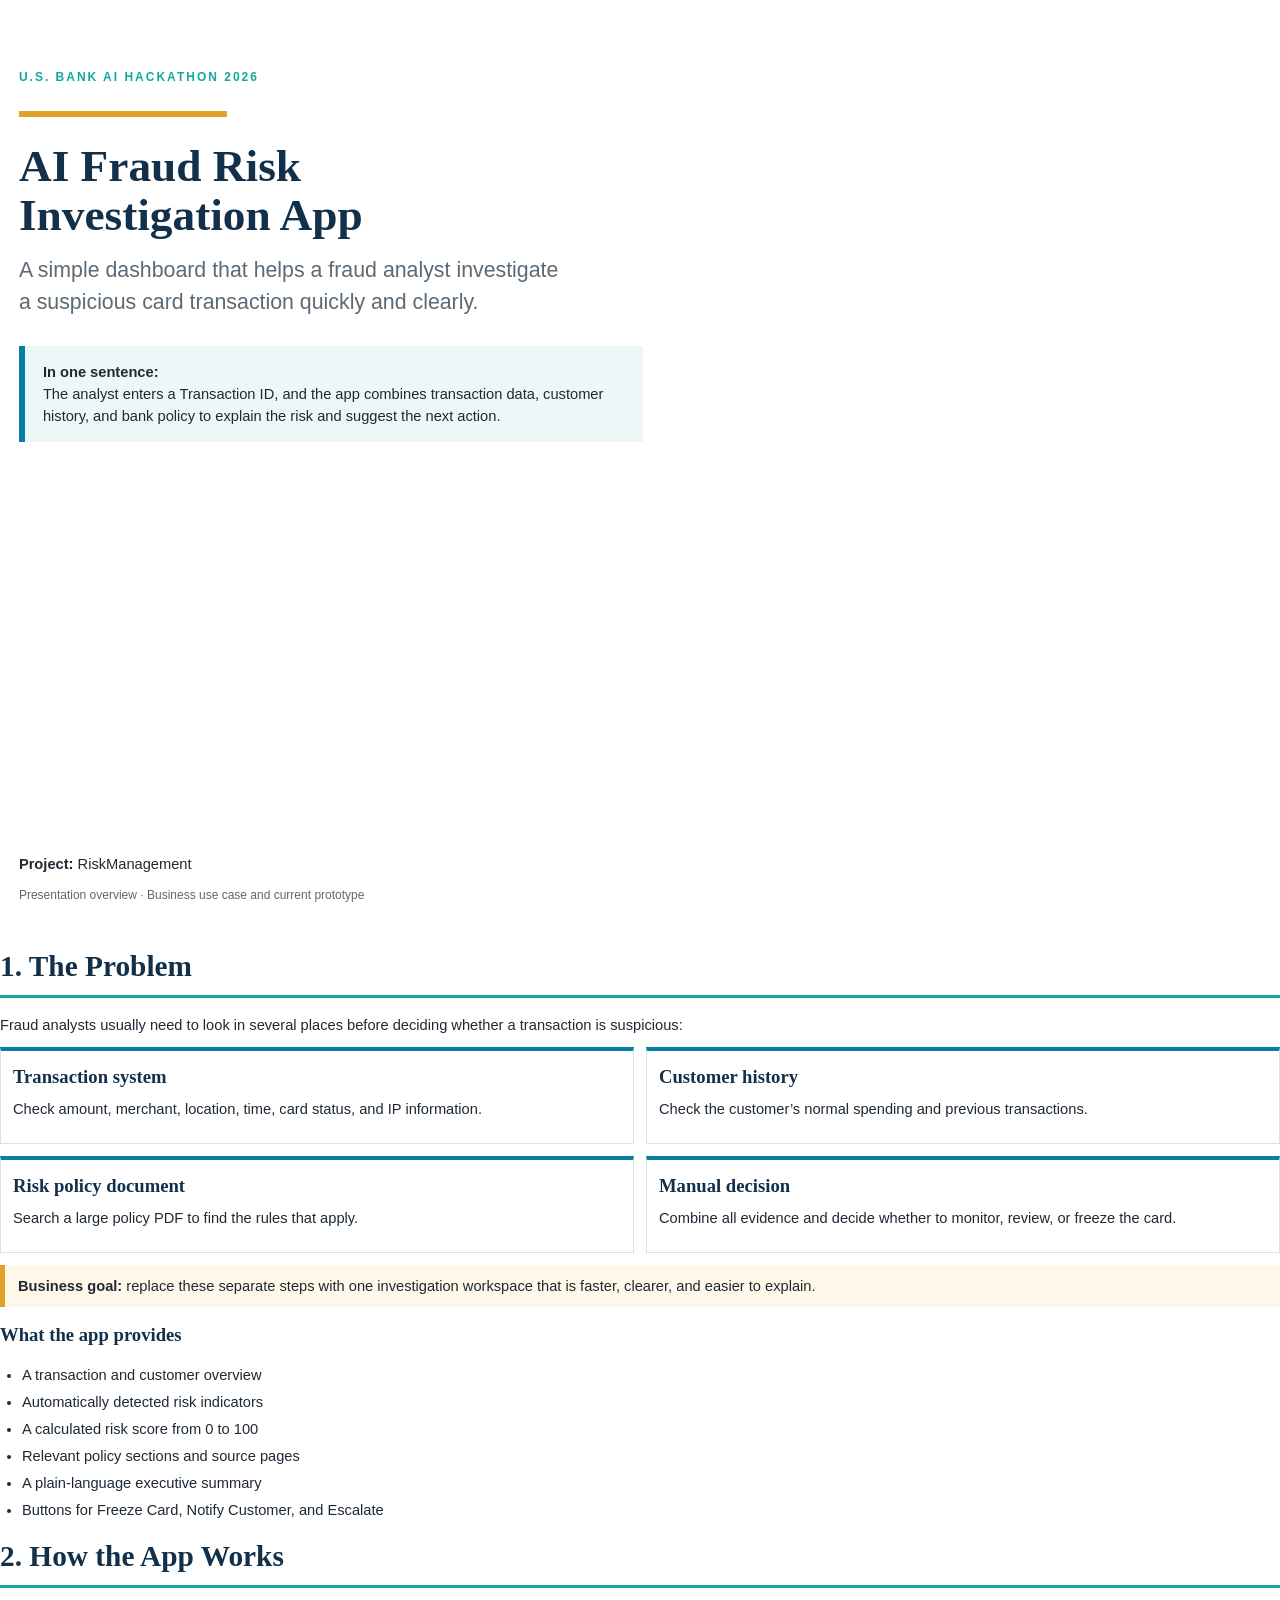
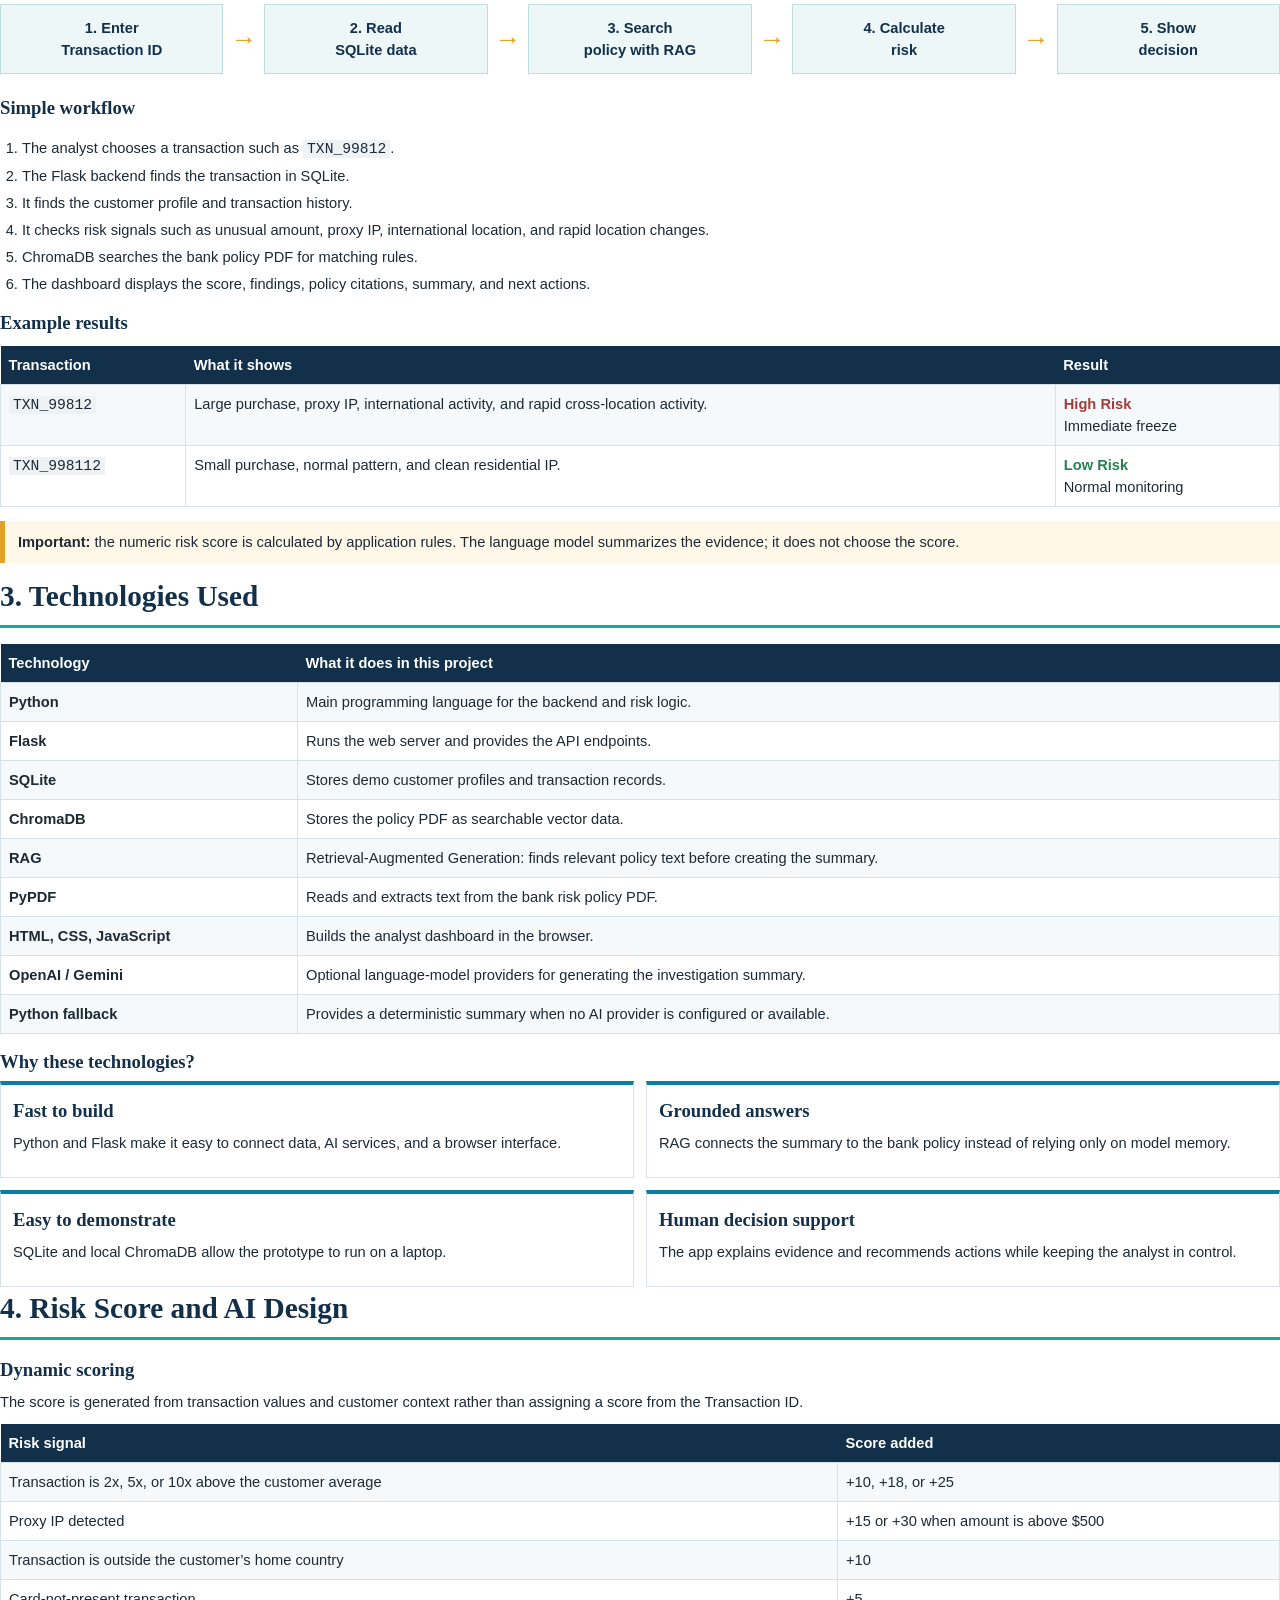
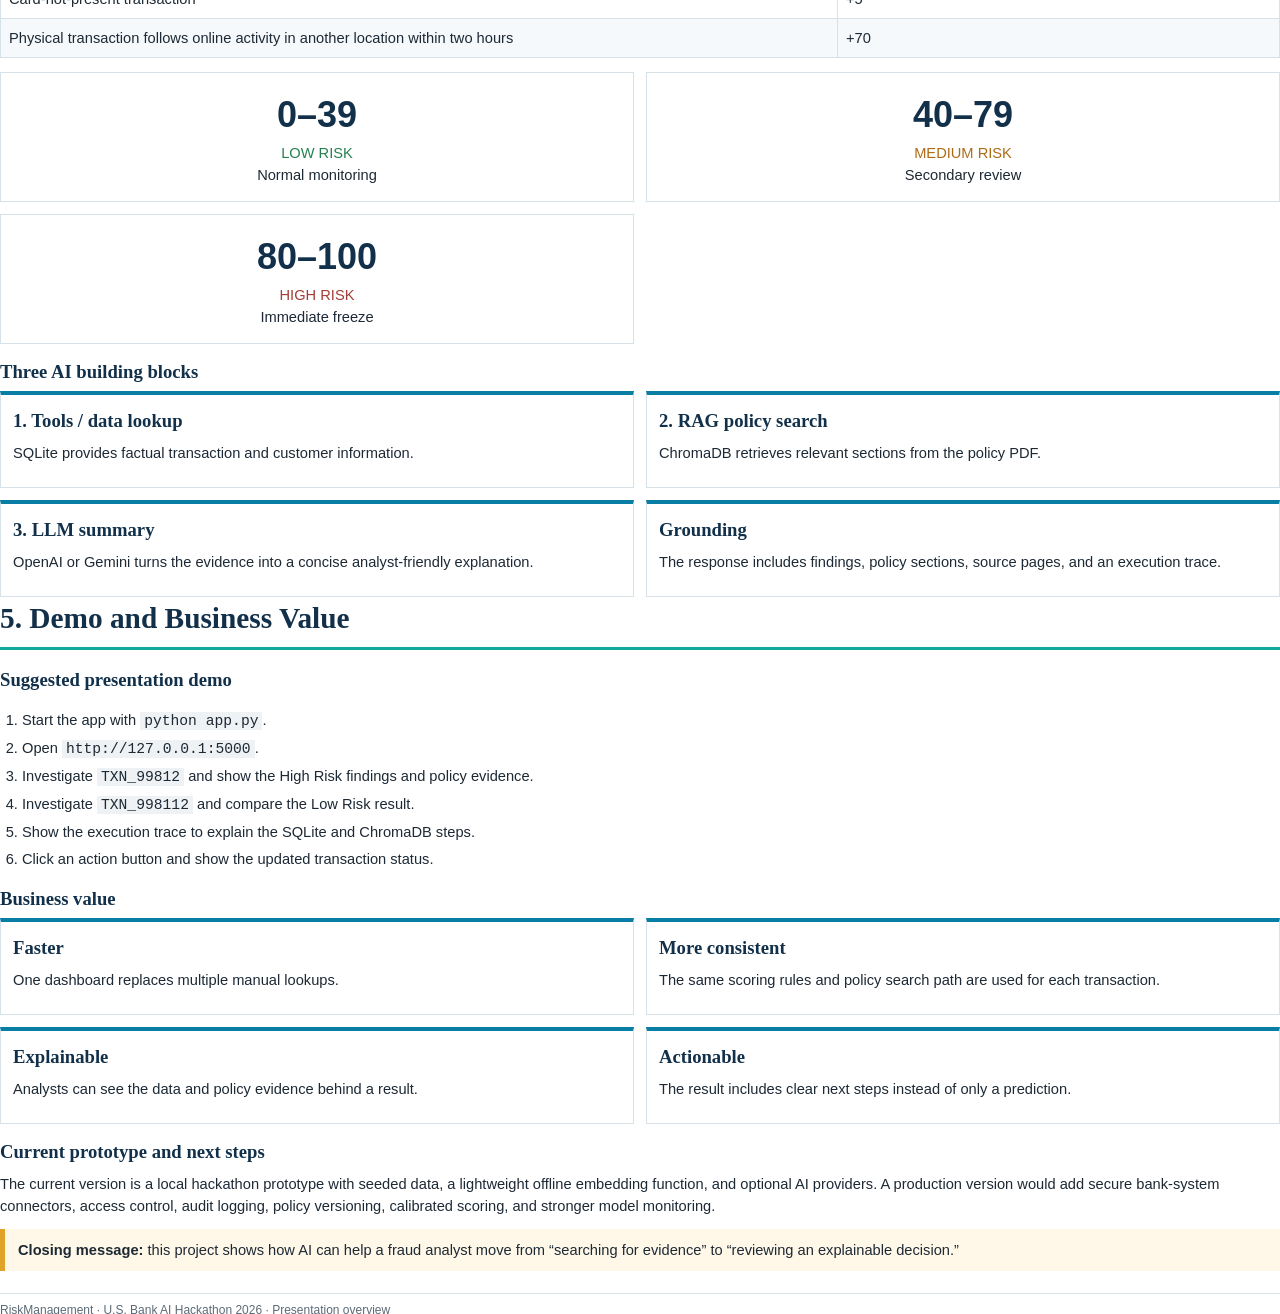
<file: RiskManagement_Project_Presentation.html>
<!doctype html>
<html lang="en">
<head>
<meta charset="utf-8">
<title>Risk Management AI Project</title>
<style>
@page { size: A4; margin: 17mm; }
:root { --navy:#12304a; --blue:#087ea4; --teal:#13a89e; --gold:#e0a229; --pale:#edf7f8; --ink:#1d2935; --muted:#5c6a75; --line:#d7e2e8; }
* { box-sizing:border-box; } body { margin:0; color:var(--ink); font-family:"Segoe UI",Arial,sans-serif; font-size:11pt; line-height:1.5; }
h1,h2,h3 { font-family:Georgia,"Times New Roman",serif; color:var(--navy); }
h1 { font-size:34pt; line-height:1.08; margin:0 0 15px; } h2 { font-size:22pt; border-bottom:3px solid var(--teal); padding-bottom:6px; margin:0 0 16px; } h3 { font-size:14pt; margin:14px 0 5px; }
p { margin:7px 0 11px; } .page { page-break-before:always; }
.cover { min-height:250mm; display:flex; flex-direction:column; justify-content:space-between; padding:18mm 5mm 8mm; }
.kicker { color:var(--teal); font-weight:700; text-transform:uppercase; letter-spacing:2px; font-size:9pt; }
.line { width:55mm; height:6px; background:var(--gold); margin:25px 0; } .lead { font-size:16pt; color:var(--muted); max-width:145mm; }
.hero { background:var(--pale); border-left:6px solid var(--blue); padding:15px 18px; margin-top:27px; max-width:165mm; }
.small { color:var(--muted); font-size:9pt; } .grid { display:grid; grid-template-columns:1fr 1fr; gap:12px; }
.card { border:1px solid var(--line); border-top:4px solid var(--blue); padding:12px; } .card h3 { margin-top:0; }
.flow { display:flex; align-items:stretch; gap:7px; margin:15px 0 20px; } .flow div { flex:1; background:var(--pale); border:1px solid #bddde1; padding:12px 7px; text-align:center; font-weight:700; color:var(--navy); } .arrow { align-self:center; color:var(--gold); font-size:20pt; }
table { width:100%; border-collapse:collapse; margin:9px 0 14px; } th { background:var(--navy); color:#fff; text-align:left; padding:8px; } td { border:1px solid var(--line); padding:8px; vertical-align:top; } tr:nth-child(even) td { background:#f5f9fb; }
.score { text-align:center; padding:15px; border:1px solid var(--line); } .score strong { display:block; font-size:27pt; color:var(--navy); } .high { color:#a33d38; } .low { color:#278051; }
code { background:#eef2f4; padding:1px 4px; font-family:Consolas,monospace; } .note { background:#fff8e8; border-left:5px solid var(--gold); padding:10px 13px; margin:12px 0; }
ul,ol { padding-left:22px; } li { margin:5px 0; } .footer { border-top:1px solid var(--line); padding-top:7px; color:var(--muted); font-size:9pt; margin-top:22px; }
</style>
</head>
<body>
<section class="cover">
<div><div class="kicker">U.S. Bank AI Hackathon 2026</div><div class="line"></div><h1>AI Fraud Risk<br>Investigation App</h1><p class="lead">A simple dashboard that helps a fraud analyst investigate a suspicious card transaction quickly and clearly.</p><div class="hero"><strong>In one sentence:</strong><br>The analyst enters a Transaction ID, and the app combines transaction data, customer history, and bank policy to explain the risk and suggest the next action.</div></div>
<div><p><strong>Project:</strong> RiskManagement</p><p class="small">Presentation overview · Business use case and current prototype</p></div>
</section>

<section class="page"><h2>1. The Problem</h2><p>Fraud analysts usually need to look in several places before deciding whether a transaction is suspicious:</p><div class="grid"><div class="card"><h3>Transaction system</h3><p>Check amount, merchant, location, time, card status, and IP information.</p></div><div class="card"><h3>Customer history</h3><p>Check the customer’s normal spending and previous transactions.</p></div><div class="card"><h3>Risk policy document</h3><p>Search a large policy PDF to find the rules that apply.</p></div><div class="card"><h3>Manual decision</h3><p>Combine all evidence and decide whether to monitor, review, or freeze the card.</p></div></div><div class="note"><strong>Business goal:</strong> replace these separate steps with one investigation workspace that is faster, clearer, and easier to explain.</div><h3>What the app provides</h3><ul><li>A transaction and customer overview</li><li>Automatically detected risk indicators</li><li>A calculated risk score from 0 to 100</li><li>Relevant policy sections and source pages</li><li>A plain-language executive summary</li><li>Buttons for Freeze Card, Notify Customer, and Escalate</li></ul></section>

<section class="page"><h2>2. How the App Works</h2><div class="flow"><div>1. Enter<br>Transaction ID</div><span class="arrow">→</span><div>2. Read<br>SQLite data</div><span class="arrow">→</span><div>3. Search<br>policy with RAG</div><span class="arrow">→</span><div>4. Calculate<br>risk</div><span class="arrow">→</span><div>5. Show<br>decision</div></div><h3>Simple workflow</h3><ol><li>The analyst chooses a transaction such as <code>TXN_99812</code>.</li><li>The Flask backend finds the transaction in SQLite.</li><li>It finds the customer profile and transaction history.</li><li>It checks risk signals such as unusual amount, proxy IP, international location, and rapid location changes.</li><li>ChromaDB searches the bank policy PDF for matching rules.</li><li>The dashboard displays the score, findings, policy citations, summary, and next actions.</li></ol><h3>Example results</h3><table><tr><th>Transaction</th><th>What it shows</th><th>Result</th></tr><tr><td><code>TXN_99812</code></td><td>Large purchase, proxy IP, international activity, and rapid cross-location activity.</td><td><strong class="high">High Risk</strong><br>Immediate freeze</td></tr><tr><td><code>TXN_998112</code></td><td>Small purchase, normal pattern, and clean residential IP.</td><td><strong class="low">Low Risk</strong><br>Normal monitoring</td></tr></table><div class="note"><strong>Important:</strong> the numeric risk score is calculated by application rules. The language model summarizes the evidence; it does not choose the score.</div></section>

<section class="page"><h2>3. Technologies Used</h2><table><tr><th>Technology</th><th>What it does in this project</th></tr><tr><td><strong>Python</strong></td><td>Main programming language for the backend and risk logic.</td></tr><tr><td><strong>Flask</strong></td><td>Runs the web server and provides the API endpoints.</td></tr><tr><td><strong>SQLite</strong></td><td>Stores demo customer profiles and transaction records.</td></tr><tr><td><strong>ChromaDB</strong></td><td>Stores the policy PDF as searchable vector data.</td></tr><tr><td><strong>RAG</strong></td><td>Retrieval-Augmented Generation: finds relevant policy text before creating the summary.</td></tr><tr><td><strong>PyPDF</strong></td><td>Reads and extracts text from the bank risk policy PDF.</td></tr><tr><td><strong>HTML, CSS, JavaScript</strong></td><td>Builds the analyst dashboard in the browser.</td></tr><tr><td><strong>OpenAI / Gemini</strong></td><td>Optional language-model providers for generating the investigation summary.</td></tr><tr><td><strong>Python fallback</strong></td><td>Provides a deterministic summary when no AI provider is configured or available.</td></tr></table><h3>Why these technologies?</h3><div class="grid"><div class="card"><h3>Fast to build</h3><p>Python and Flask make it easy to connect data, AI services, and a browser interface.</p></div><div class="card"><h3>Grounded answers</h3><p>RAG connects the summary to the bank policy instead of relying only on model memory.</p></div><div class="card"><h3>Easy to demonstrate</h3><p>SQLite and local ChromaDB allow the prototype to run on a laptop.</p></div><div class="card"><h3>Human decision support</h3><p>The app explains evidence and recommends actions while keeping the analyst in control.</p></div></div></section>

<section class="page"><h2>4. Risk Score and AI Design</h2><h3>Dynamic scoring</h3><p>The score is generated from transaction values and customer context rather than assigning a score from the Transaction ID.</p><table><tr><th>Risk signal</th><th>Score added</th></tr><tr><td>Transaction is 2x, 5x, or 10x above the customer average</td><td>+10, +18, or +25</td></tr><tr><td>Proxy IP detected</td><td>+15 or +30 when amount is above $500</td></tr><tr><td>Transaction is outside the customer’s home country</td><td>+10</td></tr><tr><td>Card-not-present transaction</td><td>+5</td></tr><tr><td>Physical transaction follows online activity in another location within two hours</td><td>+70</td></tr></table><div class="grid"><div class="score"><strong>0–39</strong><span class="low">LOW RISK</span><br>Normal monitoring</div><div class="score"><strong>40–79</strong><span style="color:#ad6b15">MEDIUM RISK</span><br>Secondary review</div><div class="score"><strong>80–100</strong><span class="high">HIGH RISK</span><br>Immediate freeze</div></div><h3>Three AI building blocks</h3><div class="grid"><div class="card"><h3>1. Tools / data lookup</h3><p>SQLite provides factual transaction and customer information.</p></div><div class="card"><h3>2. RAG policy search</h3><p>ChromaDB retrieves relevant sections from the policy PDF.</p></div><div class="card"><h3>3. LLM summary</h3><p>OpenAI or Gemini turns the evidence into a concise analyst-friendly explanation.</p></div><div class="card"><h3>Grounding</h3><p>The response includes findings, policy sections, source pages, and an execution trace.</p></div></div></section>

<section class="page"><h2>5. Demo and Business Value</h2><h3>Suggested presentation demo</h3><ol><li>Start the app with <code>python app.py</code>.</li><li>Open <code>http://127.0.0.1:5000</code>.</li><li>Investigate <code>TXN_99812</code> and show the High Risk findings and policy evidence.</li><li>Investigate <code>TXN_998112</code> and compare the Low Risk result.</li><li>Show the execution trace to explain the SQLite and ChromaDB steps.</li><li>Click an action button and show the updated transaction status.</li></ol><h3>Business value</h3><div class="grid"><div class="card"><h3>Faster</h3><p>One dashboard replaces multiple manual lookups.</p></div><div class="card"><h3>More consistent</h3><p>The same scoring rules and policy search path are used for each transaction.</p></div><div class="card"><h3>Explainable</h3><p>Analysts can see the data and policy evidence behind a result.</p></div><div class="card"><h3>Actionable</h3><p>The result includes clear next steps instead of only a prediction.</p></div></div><h3>Current prototype and next steps</h3><p>The current version is a local hackathon prototype with seeded data, a lightweight offline embedding function, and optional AI providers. A production version would add secure bank-system connectors, access control, audit logging, policy versioning, calibrated scoring, and stronger model monitoring.</p><div class="note"><strong>Closing message:</strong> this project shows how AI can help a fraud analyst move from “searching for evidence” to “reviewing an explainable decision.”</div><div class="footer">RiskManagement · U.S. Bank AI Hackathon 2026 · Presentation overview</div></section>
</body>
</html>
</file>
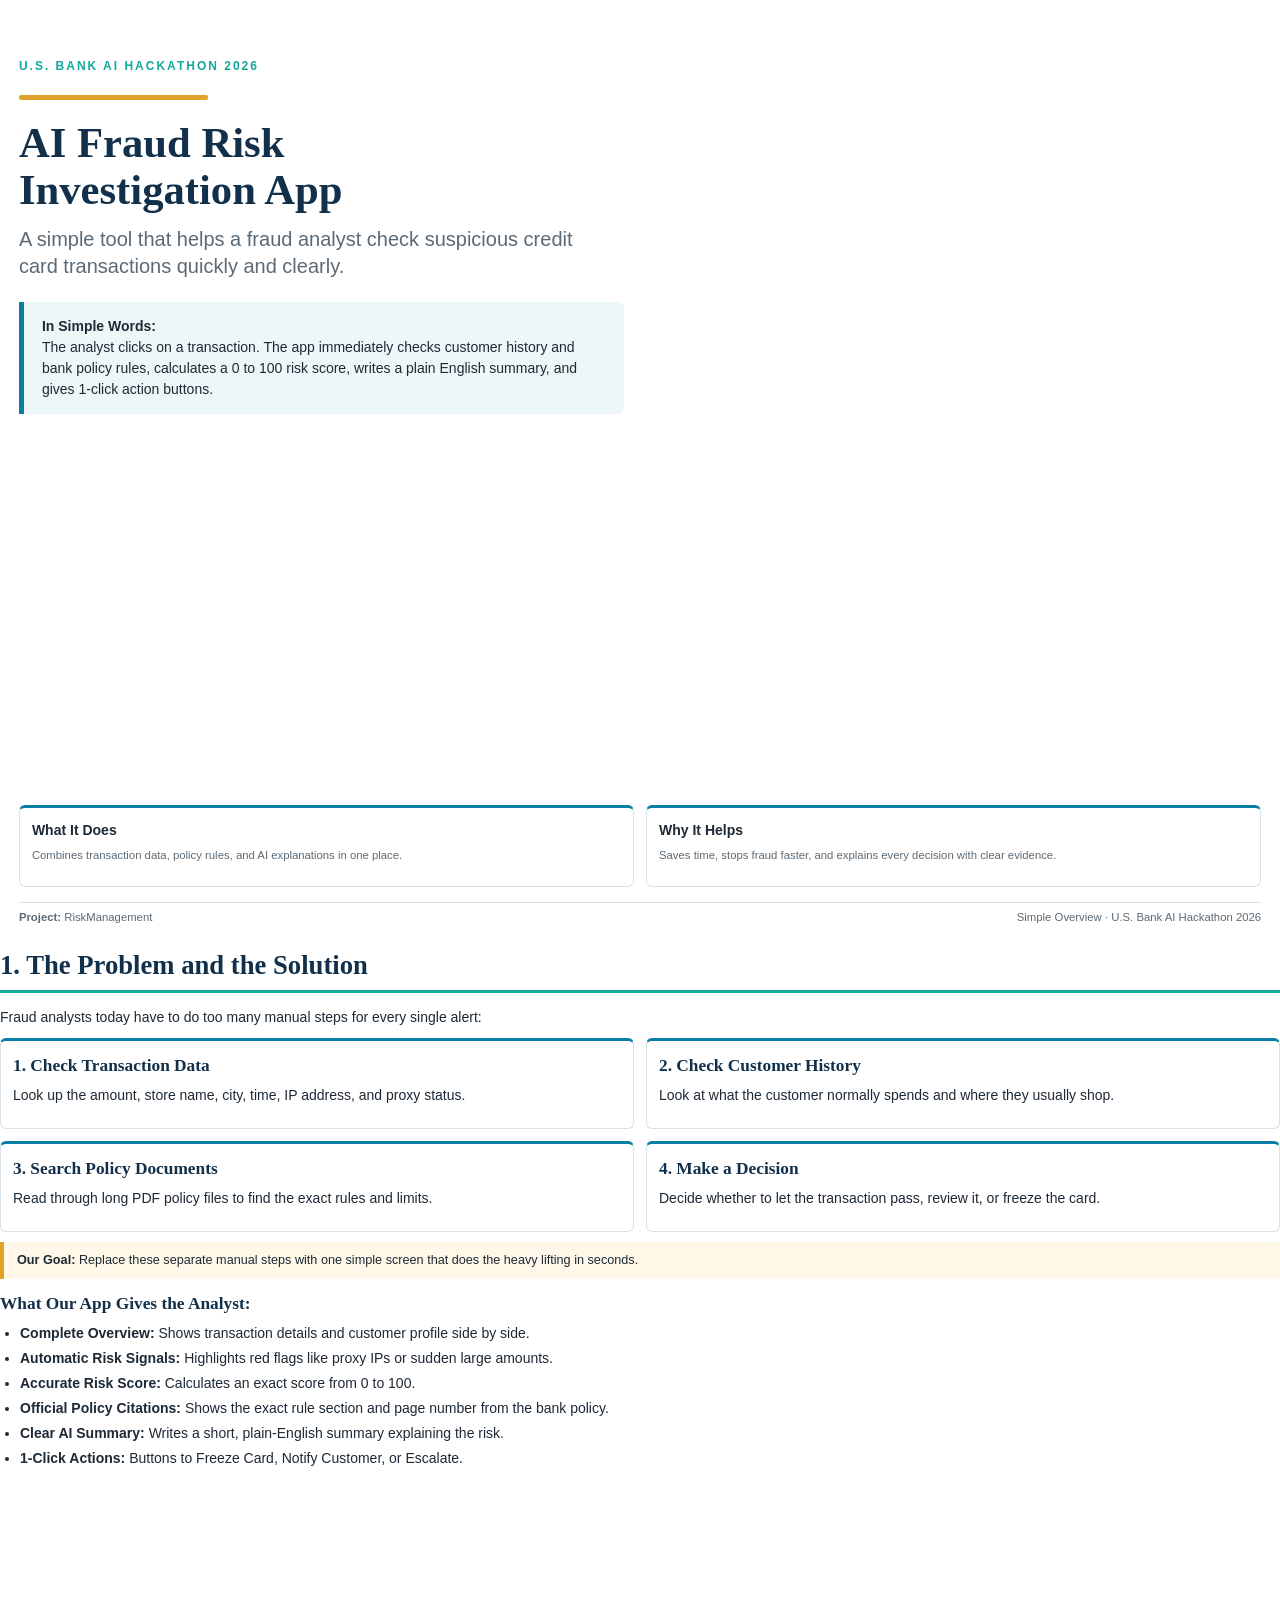
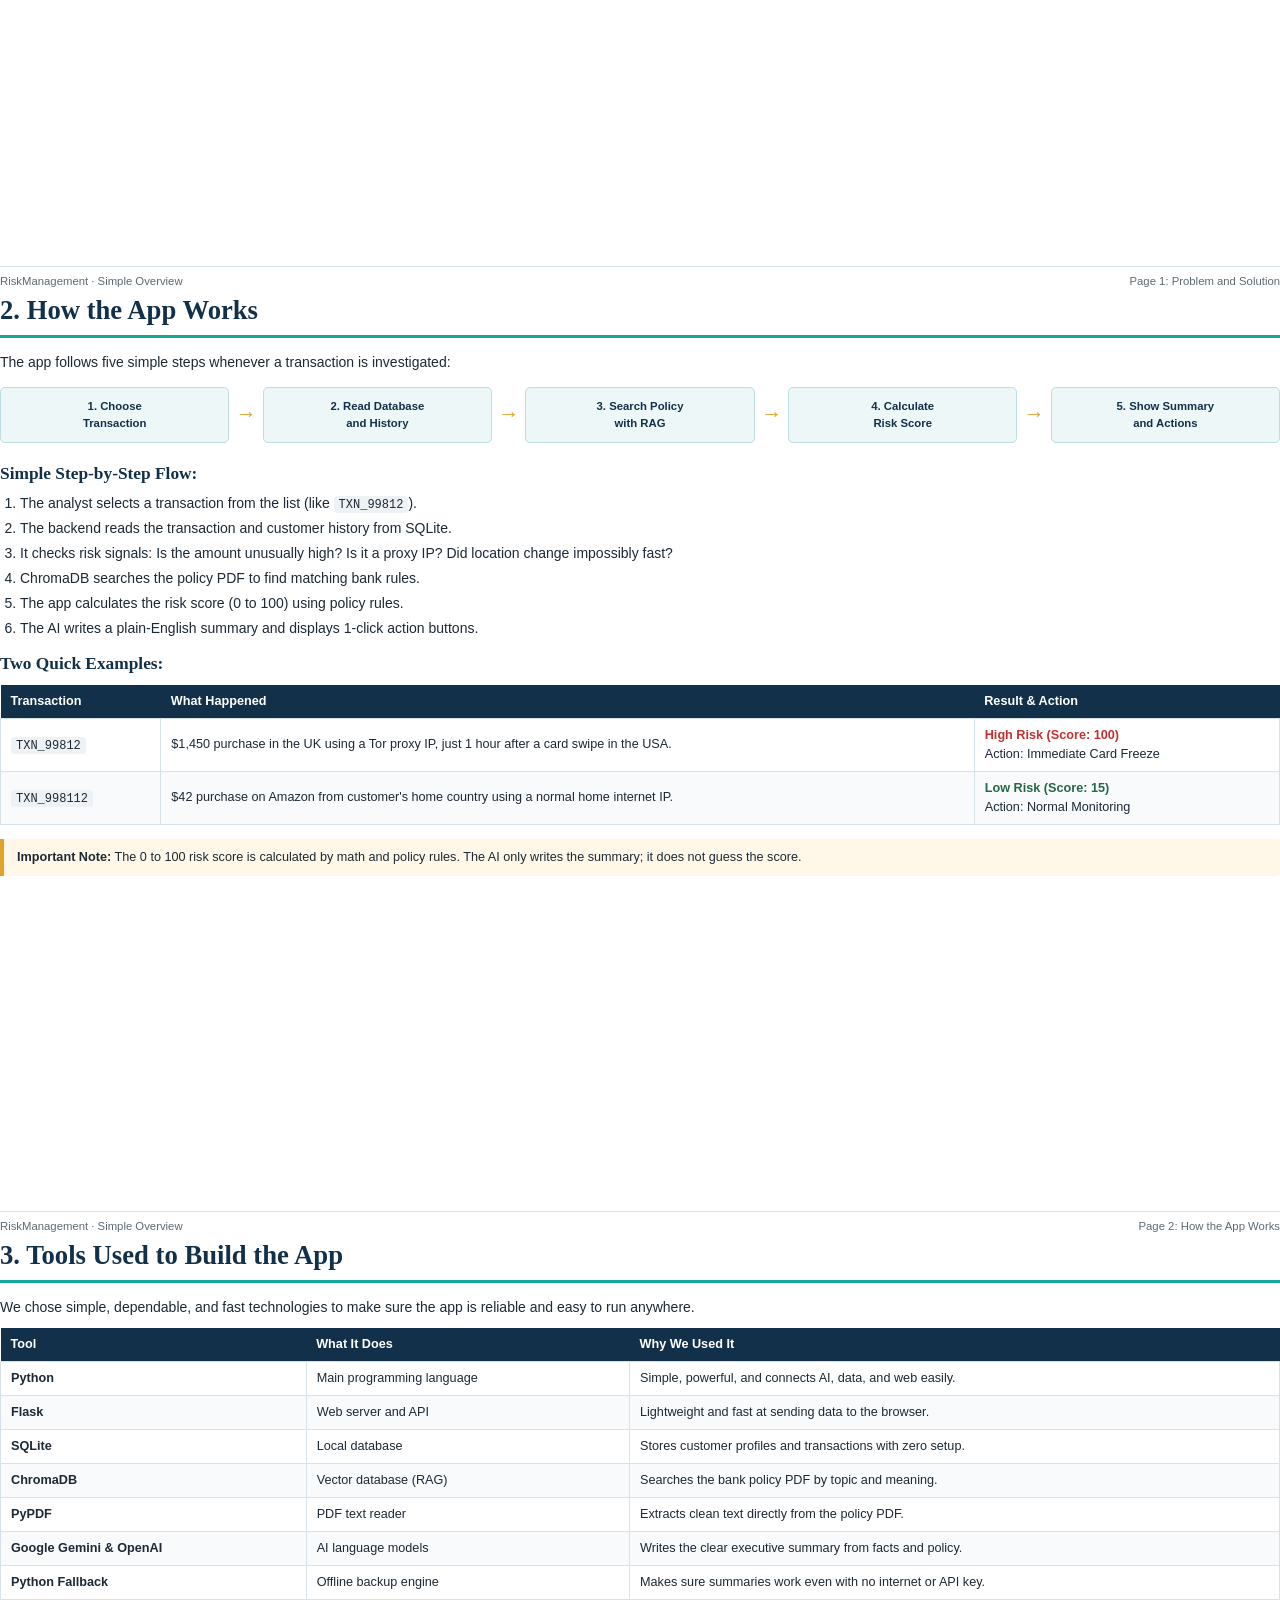
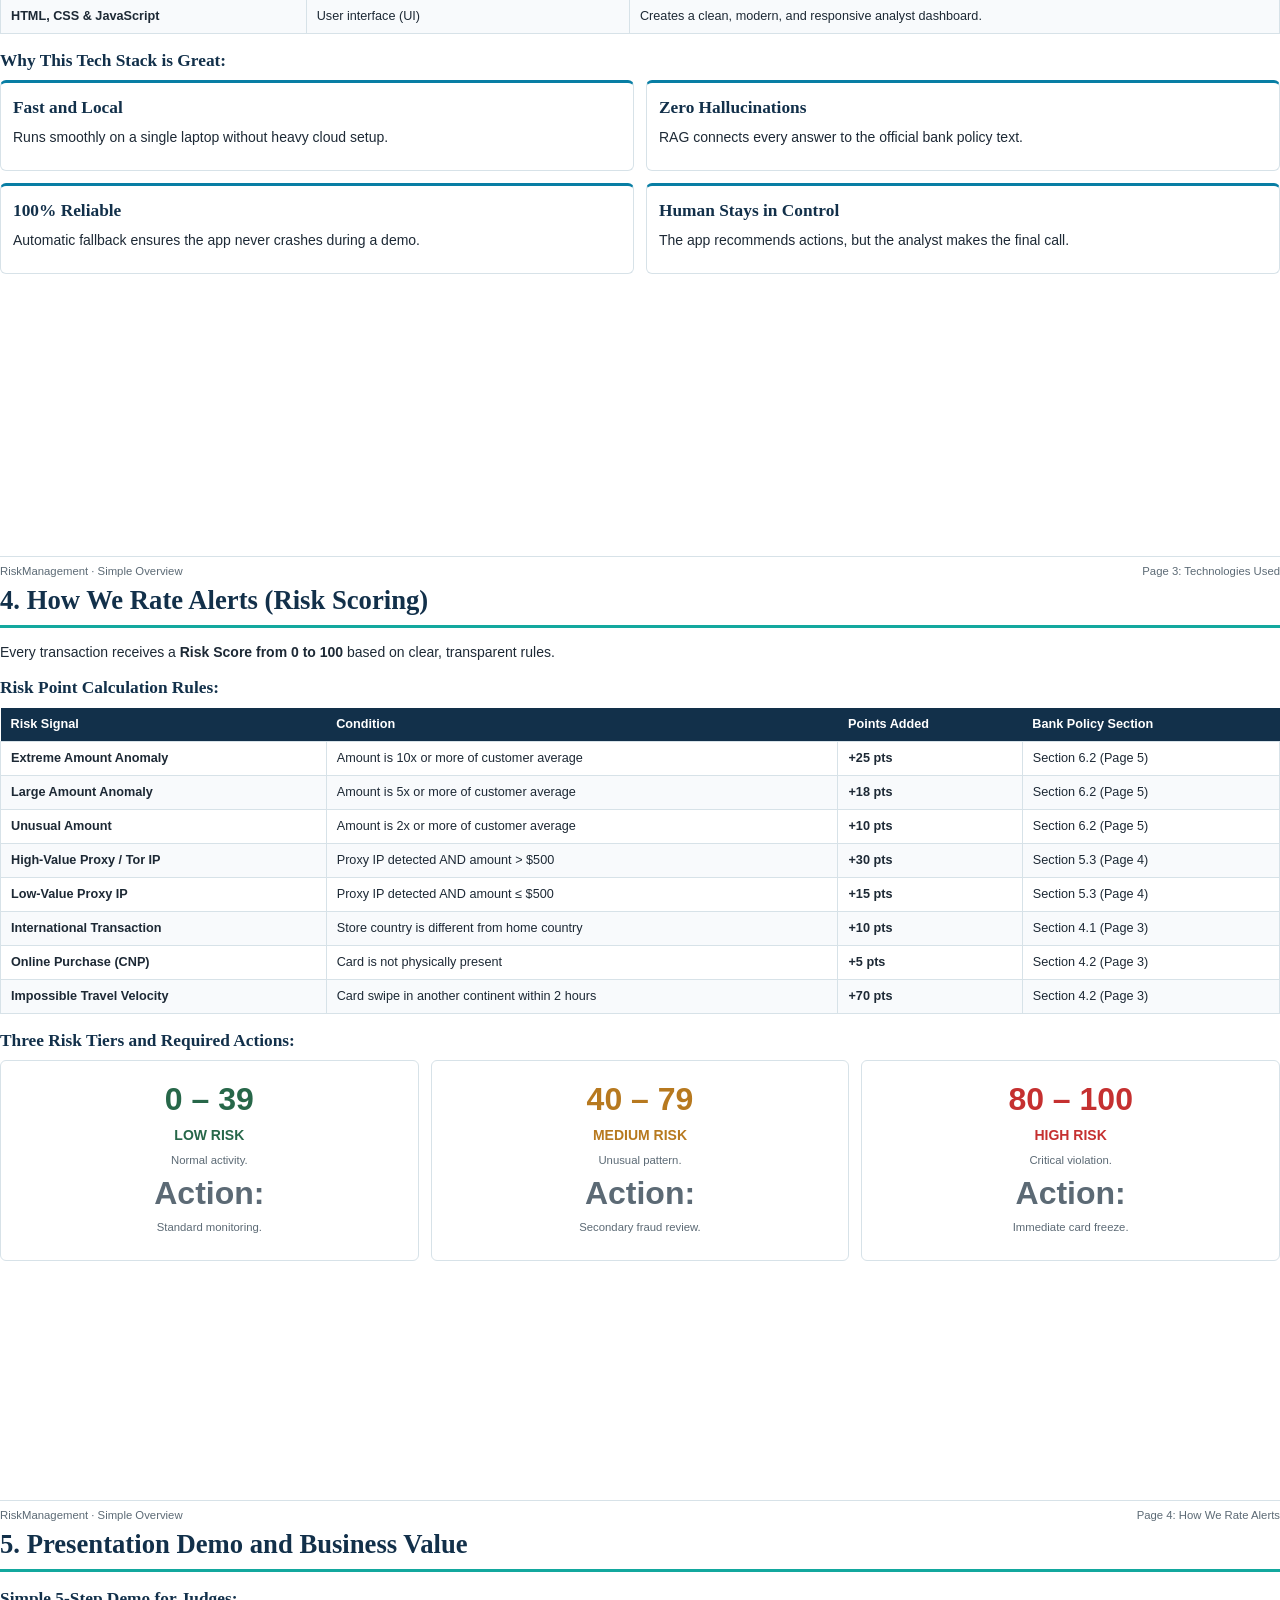
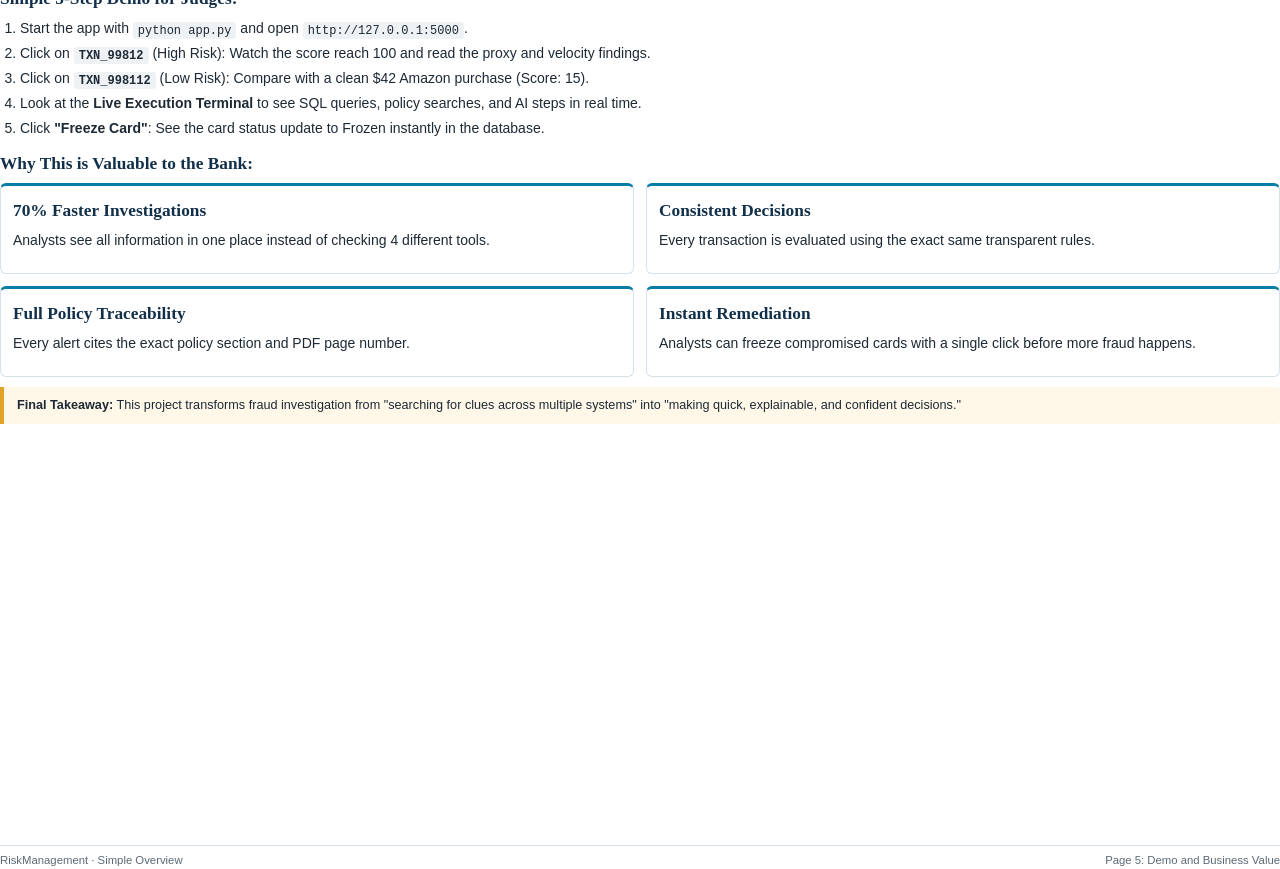
<file: RiskManagement_Project_Presentation_Simple.html>
<!doctype html>
<html lang="en">
<head>
<meta charset="utf-8">
<title>Risk Management AI Project - Simple Overview</title>
<style>
@page {
  size: A4;
  margin: 15mm 16mm;
}
:root {
  --navy: #12304a;
  --blue: #087ea4;
  --teal: #13a89e;
  --gold: #e0a229;
  --pale: #edf7f8;
  --ink: #1d2935;
  --muted: #5c6a75;
  --line: #d7e2e8;
  --red: #c53030;
  --green: #276749;
}
* { box-sizing: border-box; }
body {
  margin: 0;
  color: var(--ink);
  font-family: "Segoe UI", Arial, sans-serif;
  font-size: 10.5pt;
  line-height: 1.5;
  background: #ffffff;
}
h1, h2, h3 {
  font-family: Georgia, "Times New Roman", serif;
  color: var(--navy);
  margin-top: 0;
}
h1 { font-size: 32pt; line-height: 1.1; margin-bottom: 12px; }
h2 { font-size: 20pt; border-bottom: 3px solid var(--teal); padding-bottom: 5px; margin: 0 0 14px; }
h3 { font-size: 13pt; margin: 12px 0 6px; }
p { margin: 6px 0 10px; }
.page {
  page-break-before: always;
  min-height: 250mm;
  display: flex;
  flex-direction: column;
  justify-content: space-between;
}
.cover {
  min-height: 250mm;
  display: flex;
  flex-direction: column;
  justify-content: space-between;
  padding: 15mm 5mm 5mm;
}
.kicker {
  color: var(--teal);
  font-weight: 700;
  text-transform: uppercase;
  letter-spacing: 2px;
  font-size: 9pt;
}
.line {
  width: 50mm;
  height: 5px;
  background: var(--gold);
  margin: 20px 0;
  border-radius: 2px;
}
.lead {
  font-size: 15pt;
  color: var(--muted);
  max-width: 150mm;
  line-height: 1.35;
}
.hero {
  background: var(--pale);
  border-left: 5px solid var(--blue);
  padding: 14px 18px;
  margin-top: 22px;
  max-width: 160mm;
  border-radius: 0 6px 6px 0;
}
.small { color: var(--muted); font-size: 8.5pt; }
.grid { display: grid; grid-template-columns: 1fr 1fr; gap: 12px; }
.card {
  border: 1px solid var(--line);
  border-top: 3.5px solid var(--blue);
  padding: 12px;
  border-radius: 6px;
  background: #ffffff;
}
.card h3 { margin-top: 0; }
.flow {
  display: flex;
  align-items: stretch;
  gap: 6px;
  margin: 14px 0 18px;
}
.flow div {
  flex: 1;
  background: var(--pale);
  border: 1px solid #bddde1;
  padding: 10px 6px;
  text-align: center;
  font-weight: 700;
  font-size: 8.5pt;
  color: var(--navy);
  border-radius: 5px;
}
.arrow {
  align-self: center;
  color: var(--gold);
  font-size: 16pt;
  font-weight: bold;
}
table {
  width: 100%;
  border-collapse: collapse;
  margin: 8px 0 14px;
  font-size: 9.5pt;
}
th {
  background: var(--navy);
  color: #fff;
  text-align: left;
  padding: 7px 10px;
  font-weight: 600;
}
td {
  border: 1px solid var(--line);
  padding: 7px 10px;
  vertical-align: middle;
}
tr:nth-child(even) td { background: #f8fafc; }
.score-card {
  text-align: center;
  padding: 14px 8px;
  border: 1px solid var(--line);
  border-radius: 6px;
  background: #ffffff;
}
.score-card strong { display: block; font-size: 24pt; margin-bottom: 2px; }
.high { color: var(--red); font-weight: bold; }
.med { color: #b7791f; font-weight: bold; }
.low { color: var(--green); font-weight: bold; }
code {
  background: #eef2f4;
  padding: 1.5px 5px;
  font-family: Consolas, monospace;
  font-size: 9pt;
  border-radius: 3px;
}
.note {
  background: #fff8e8;
  border-left: 4px solid var(--gold);
  padding: 9px 13px;
  margin: 10px 0;
  border-radius: 0 4px 4px 0;
  font-size: 9.5pt;
}
ul, ol { padding-left: 20px; margin: 6px 0 10px; }
li { margin: 4px 0; }
.footer {
  border-top: 1px solid var(--line);
  padding-top: 6px;
  color: var(--muted);
  font-size: 8.5pt;
  display: flex;
  justify-content: space-between;
}
</style>
</head>
<body>

<!-- ================= COVER PAGE ================= -->
<div class="cover">
  <div>
    <div class="kicker">U.S. Bank AI Hackathon 2026</div>
    <div class="line"></div>
    <h1>AI Fraud Risk<br>Investigation App</h1>
    <p class="lead">A simple tool that helps a fraud analyst check suspicious credit card transactions quickly and clearly.</p>
    <div class="hero">
      <strong>In Simple Words:</strong><br>
      The analyst clicks on a transaction. The app immediately checks customer history and bank policy rules, calculates a 0 to 100 risk score, writes a plain English summary, and gives 1-click action buttons.
    </div>
  </div>
  <div>
    <div class="grid" style="margin-bottom: 15px;">
      <div class="card">
        <strong>What It Does</strong>
        <p class="small">Combines transaction data, policy rules, and AI explanations in one place.</p>
      </div>
      <div class="card">
        <strong>Why It Helps</strong>
        <p class="small">Saves time, stops fraud faster, and explains every decision with clear evidence.</p>
      </div>
    </div>
    <div class="footer">
      <span><strong>Project:</strong> RiskManagement</span>
      <span>Simple Overview · U.S. Bank AI Hackathon 2026</span>
    </div>
  </div>
</div>

<!-- ================= PAGE 1: THE PROBLEM & SOLUTION ================= -->
<div class="page">
  <div>
    <h2>1. The Problem and the Solution</h2>
    <p>Fraud analysts today have to do too many manual steps for every single alert:</p>

    <div class="grid">
      <div class="card">
        <h3>1. Check Transaction Data</h3>
        <p>Look up the amount, store name, city, time, IP address, and proxy status.</p>
      </div>
      <div class="card">
        <h3>2. Check Customer History</h3>
        <p>Look at what the customer normally spends and where they usually shop.</p>
      </div>
      <div class="card">
        <h3>3. Search Policy Documents</h3>
        <p>Read through long PDF policy files to find the exact rules and limits.</p>
      </div>
      <div class="card">
        <h3>4. Make a Decision</h3>
        <p>Decide whether to let the transaction pass, review it, or freeze the card.</p>
      </div>
    </div>

    <div class="note">
      <strong>Our Goal:</strong> Replace these separate manual steps with one simple screen that does the heavy lifting in seconds.
    </div>

    <h3>What Our App Gives the Analyst:</h3>
    <ul>
      <li><strong>Complete Overview:</strong> Shows transaction details and customer profile side by side.</li>
      <li><strong>Automatic Risk Signals:</strong> Highlights red flags like proxy IPs or sudden large amounts.</li>
      <li><strong>Accurate Risk Score:</strong> Calculates an exact score from 0 to 100.</li>
      <li><strong>Official Policy Citations:</strong> Shows the exact rule section and page number from the bank policy.</li>
      <li><strong>Clear AI Summary:</strong> Writes a short, plain-English summary explaining the risk.</li>
      <li><strong>1-Click Actions:</strong> Buttons to Freeze Card, Notify Customer, or Escalate.</li>
    </ul>
  </div>

  <div class="footer">
    <span>RiskManagement · Simple Overview</span>
    <span>Page 1: Problem and Solution</span>
  </div>
</div>

<!-- ================= PAGE 2: HOW THE APP WORKS ================= -->
<div class="page">
  <div>
    <h2>2. How the App Works</h2>
    <p>The app follows five simple steps whenever a transaction is investigated:</p>

    <div class="flow">
      <div>1. Choose<br>Transaction</div>
      <span class="arrow">&rarr;</span>
      <div>2. Read Database<br>and History</div>
      <span class="arrow">&rarr;</span>
      <div>3. Search Policy<br>with RAG</div>
      <span class="arrow">&rarr;</span>
      <div>4. Calculate<br>Risk Score</div>
      <span class="arrow">&rarr;</span>
      <div>5. Show Summary<br>and Actions</div>
    </div>

    <h3>Simple Step-by-Step Flow:</h3>
    <ol>
      <li>The analyst selects a transaction from the list (like <code>TXN_99812</code>).</li>
      <li>The backend reads the transaction and customer history from SQLite.</li>
      <li>It checks risk signals: Is the amount unusually high? Is it a proxy IP? Did location change impossibly fast?</li>
      <li>ChromaDB searches the policy PDF to find matching bank rules.</li>
      <li>The app calculates the risk score (0 to 100) using policy rules.</li>
      <li>The AI writes a plain-English summary and displays 1-click action buttons.</li>
    </ol>

    <h3>Two Quick Examples:</h3>
    <table>
      <thead>
        <tr>
          <th>Transaction</th>
          <th>What Happened</th>
          <th>Result & Action</th>
        </tr>
      </thead>
      <tbody>
        <tr>
          <td><code>TXN_99812</code></td>
          <td>$1,450 purchase in the UK using a Tor proxy IP, just 1 hour after a card swipe in the USA.</td>
          <td><strong class="high">High Risk (Score: 100)</strong><br>Action: Immediate Card Freeze</td>
        </tr>
        <tr>
          <td><code>TXN_998112</code></td>
          <td>$42 purchase on Amazon from customer's home country using a normal home internet IP.</td>
          <td><strong class="low">Low Risk (Score: 15)</strong><br>Action: Normal Monitoring</td>
        </tr>
      </tbody>
    </table>

    <div class="note">
      <strong>Important Note:</strong> The 0 to 100 risk score is calculated by math and policy rules. The AI only writes the summary; it does not guess the score.
    </div>
  </div>

  <div class="footer">
    <span>RiskManagement · Simple Overview</span>
    <span>Page 2: How the App Works</span>
  </div>
</div>

<!-- ================= PAGE 3: TOOLS USED ================= -->
<div class="page">
  <div>
    <h2>3. Tools Used to Build the App</h2>
    <p>We chose simple, dependable, and fast technologies to make sure the app is reliable and easy to run anywhere.</p>

    <table>
      <thead>
        <tr>
          <th>Tool</th>
          <th>What It Does</th>
          <th>Why We Used It</th>
        </tr>
      </thead>
      <tbody>
        <tr>
          <td><strong>Python</strong></td>
          <td>Main programming language</td>
          <td>Simple, powerful, and connects AI, data, and web easily.</td>
        </tr>
        <tr>
          <td><strong>Flask</strong></td>
          <td>Web server and API</td>
          <td>Lightweight and fast at sending data to the browser.</td>
        </tr>
        <tr>
          <td><strong>SQLite</strong></td>
          <td>Local database</td>
          <td>Stores customer profiles and transactions with zero setup.</td>
        </tr>
        <tr>
          <td><strong>ChromaDB</strong></td>
          <td>Vector database (RAG)</td>
          <td>Searches the bank policy PDF by topic and meaning.</td>
        </tr>
        <tr>
          <td><strong>PyPDF</strong></td>
          <td>PDF text reader</td>
          <td>Extracts clean text directly from the policy PDF.</td>
        </tr>
        <tr>
          <td><strong>Google Gemini & OpenAI</strong></td>
          <td>AI language models</td>
          <td>Writes the clear executive summary from facts and policy.</td>
        </tr>
        <tr>
          <td><strong>Python Fallback</strong></td>
          <td>Offline backup engine</td>
          <td>Makes sure summaries work even with no internet or API key.</td>
        </tr>
        <tr>
          <td><strong>HTML, CSS & JavaScript</strong></td>
          <td>User interface (UI)</td>
          <td>Creates a clean, modern, and responsive analyst dashboard.</td>
        </tr>
      </tbody>
    </table>

    <h3>Why This Tech Stack is Great:</h3>
    <div class="grid">
      <div class="card">
        <h3>Fast and Local</h3>
        <p>Runs smoothly on a single laptop without heavy cloud setup.</p>
      </div>
      <div class="card">
        <h3>Zero Hallucinations</h3>
        <p>RAG connects every answer to the official bank policy text.</p>
      </div>
      <div class="card">
        <h3>100% Reliable</h3>
        <p>Automatic fallback ensures the app never crashes during a demo.</p>
      </div>
      <div class="card">
        <h3>Human Stays in Control</h3>
        <p>The app recommends actions, but the analyst makes the final call.</p>
      </div>
    </div>
  </div>

  <div class="footer">
    <span>RiskManagement · Simple Overview</span>
    <span>Page 3: Technologies Used</span>
  </div>
</div>

<!-- ================= PAGE 4: HOW WE RATE ALERTS ================= -->
<div class="page">
  <div>
    <h2>4. How We Rate Alerts (Risk Scoring)</h2>
    <p>Every transaction receives a <strong>Risk Score from 0 to 100</strong> based on clear, transparent rules.</p>

    <h3>Risk Point Calculation Rules:</h3>
    <table>
      <thead>
        <tr>
          <th>Risk Signal</th>
          <th>Condition</th>
          <th>Points Added</th>
          <th>Bank Policy Section</th>
        </tr>
      </thead>
      <tbody>
        <tr>
          <td><strong>Extreme Amount Anomaly</strong></td>
          <td>Amount is 10x or more of customer average</td>
          <td><strong>+25 pts</strong></td>
          <td>Section 6.2 (Page 5)</td>
        </tr>
        <tr>
          <td><strong>Large Amount Anomaly</strong></td>
          <td>Amount is 5x or more of customer average</td>
          <td><strong>+18 pts</strong></td>
          <td>Section 6.2 (Page 5)</td>
        </tr>
        <tr>
          <td><strong>Unusual Amount</strong></td>
          <td>Amount is 2x or more of customer average</td>
          <td><strong>+10 pts</strong></td>
          <td>Section 6.2 (Page 5)</td>
        </tr>
        <tr>
          <td><strong>High-Value Proxy / Tor IP</strong></td>
          <td>Proxy IP detected AND amount &gt; $500</td>
          <td><strong>+30 pts</strong></td>
          <td>Section 5.3 (Page 4)</td>
        </tr>
        <tr>
          <td><strong>Low-Value Proxy IP</strong></td>
          <td>Proxy IP detected AND amount &le; $500</td>
          <td><strong>+15 pts</strong></td>
          <td>Section 5.3 (Page 4)</td>
        </tr>
        <tr>
          <td><strong>International Transaction</strong></td>
          <td>Store country is different from home country</td>
          <td><strong>+10 pts</strong></td>
          <td>Section 4.1 (Page 3)</td>
        </tr>
        <tr>
          <td><strong>Online Purchase (CNP)</strong></td>
          <td>Card is not physically present</td>
          <td><strong>+5 pts</strong></td>
          <td>Section 4.2 (Page 3)</td>
        </tr>
        <tr>
          <td><strong>Impossible Travel Velocity</strong></td>
          <td>Card swipe in another continent within 2 hours</td>
          <td><strong>+70 pts</strong></td>
          <td>Section 4.2 (Page 3)</td>
        </tr>
      </tbody>
    </table>

    <h3>Three Risk Tiers and Required Actions:</h3>
    <div class="grid" style="grid-template-columns: 1fr 1fr 1fr;">
      <div class="score-card">
        <strong class="low">0 – 39</strong>
        <span class="low">LOW RISK</span>
        <p class="small">Normal activity.<br><strong>Action:</strong> Standard monitoring.</p>
      </div>
      <div class="score-card">
        <strong class="med">40 – 79</strong>
        <span class="med">MEDIUM RISK</span>
        <p class="small">Unusual pattern.<br><strong>Action:</strong> Secondary fraud review.</p>
      </div>
      <div class="score-card">
        <strong class="high">80 – 100</strong>
        <span class="high">HIGH RISK</span>
        <p class="small">Critical violation.<br><strong>Action:</strong> Immediate card freeze.</p>
      </div>
    </div>
  </div>

  <div class="footer">
    <span>RiskManagement · Simple Overview</span>
    <span>Page 4: How We Rate Alerts</span>
  </div>
</div>

<!-- ================= PAGE 5: DEMO & BUSINESS VALUE ================= -->
<div class="page">
  <div>
    <h2>5. Presentation Demo and Business Value</h2>

    <h3>Simple 5-Step Demo for Judges:</h3>
    <ol>
      <li>Start the app with <code>python app.py</code> and open <code>http://127.0.0.1:5000</code>.</li>
      <li>Click on <strong><code>TXN_99812</code></strong> (High Risk): Watch the score reach 100 and read the proxy and velocity findings.</li>
      <li>Click on <strong><code>TXN_998112</code></strong> (Low Risk): Compare with a clean $42 Amazon purchase (Score: 15).</li>
      <li>Look at the <strong>Live Execution Terminal</strong> to see SQL queries, policy searches, and AI steps in real time.</li>
      <li>Click <strong>"Freeze Card"</strong>: See the card status update to Frozen instantly in the database.</li>
    </ol>

    <h3>Why This is Valuable to the Bank:</h3>
    <div class="grid">
      <div class="card">
        <h3>70% Faster Investigations</h3>
        <p>Analysts see all information in one place instead of checking 4 different tools.</p>
      </div>
      <div class="card">
        <h3>Consistent Decisions</h3>
        <p>Every transaction is evaluated using the exact same transparent rules.</p>
      </div>
      <div class="card">
        <h3>Full Policy Traceability</h3>
        <p>Every alert cites the exact policy section and PDF page number.</p>
      </div>
      <div class="card">
        <h3>Instant Remediation</h3>
        <p>Analysts can freeze compromised cards with a single click before more fraud happens.</p>
      </div>
    </div>

    <div class="note">
      <strong>Final Takeaway:</strong> This project transforms fraud investigation from "searching for clues across multiple systems" into "making quick, explainable, and confident decisions."
    </div>
  </div>

  <div class="footer">
    <span>RiskManagement · Simple Overview</span>
    <span>Page 5: Demo and Business Value</span>
  </div>
</div>

</body>
</html>
</file>
